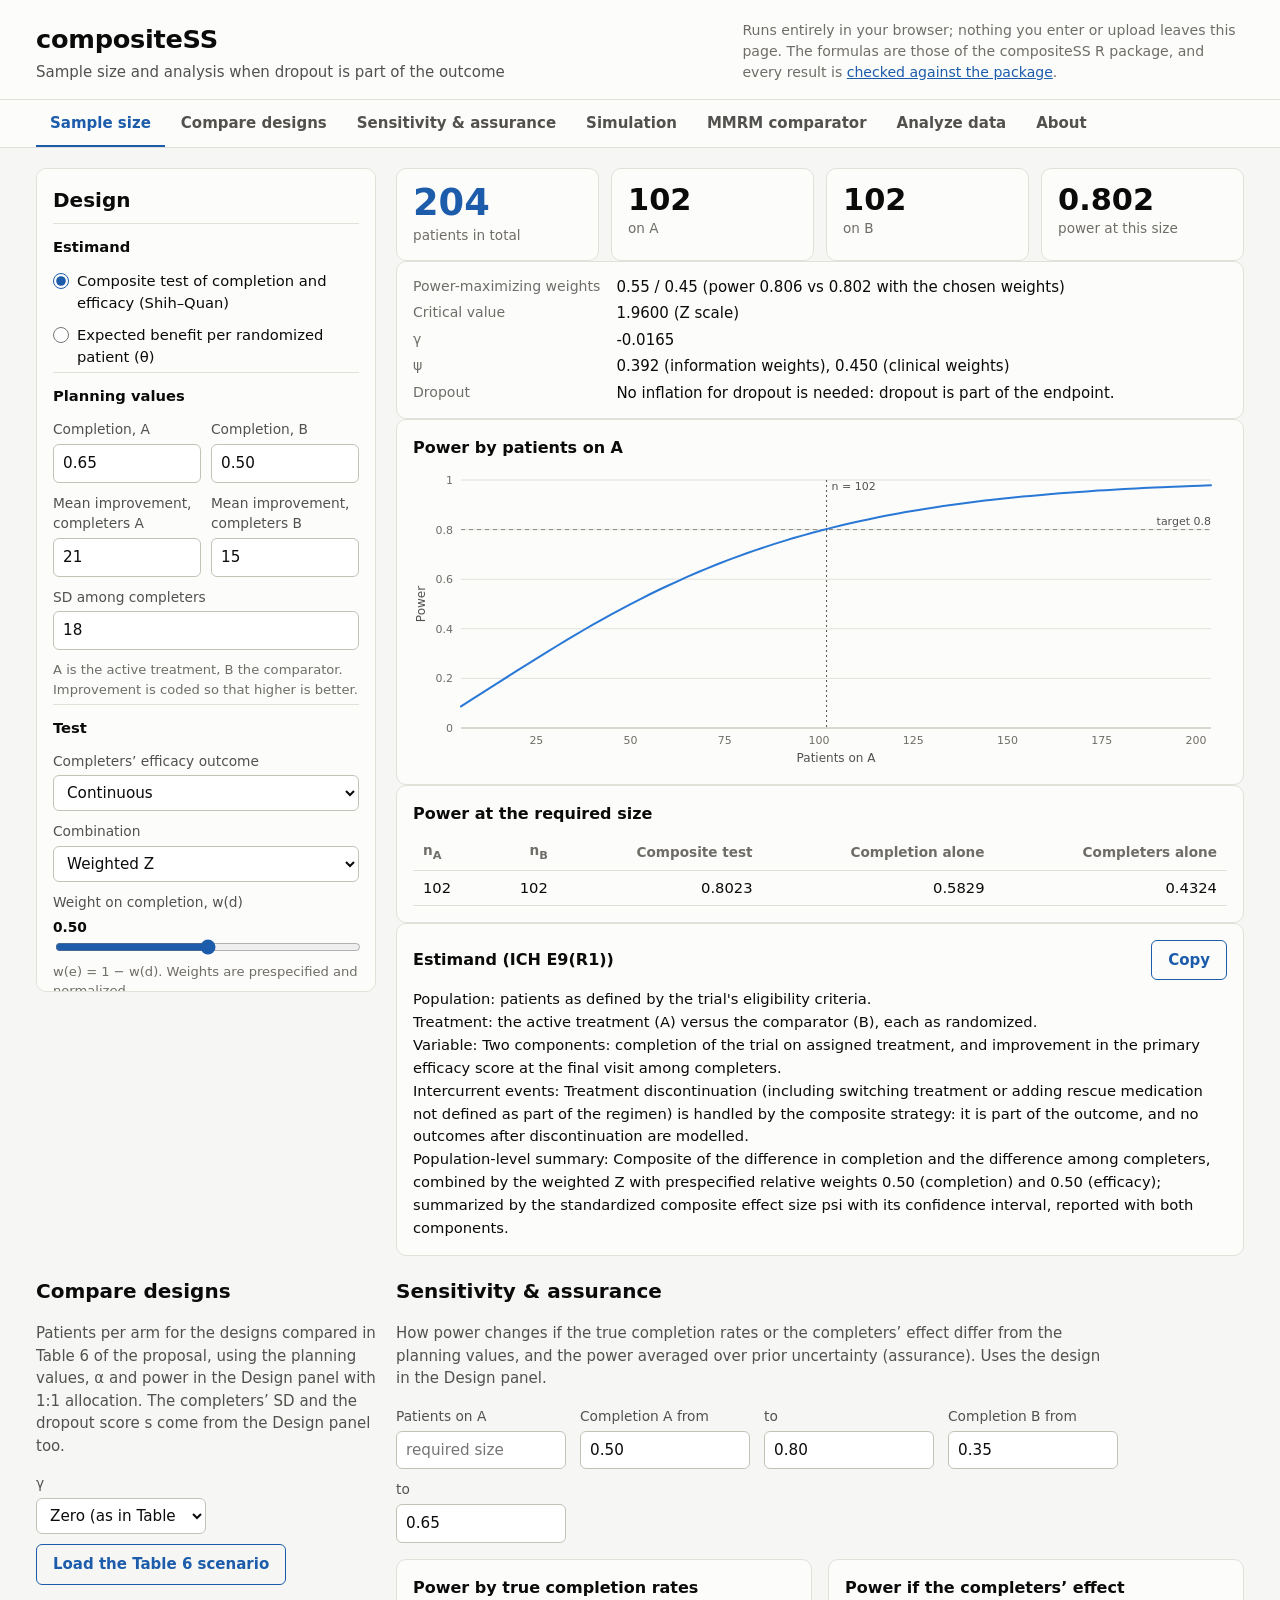
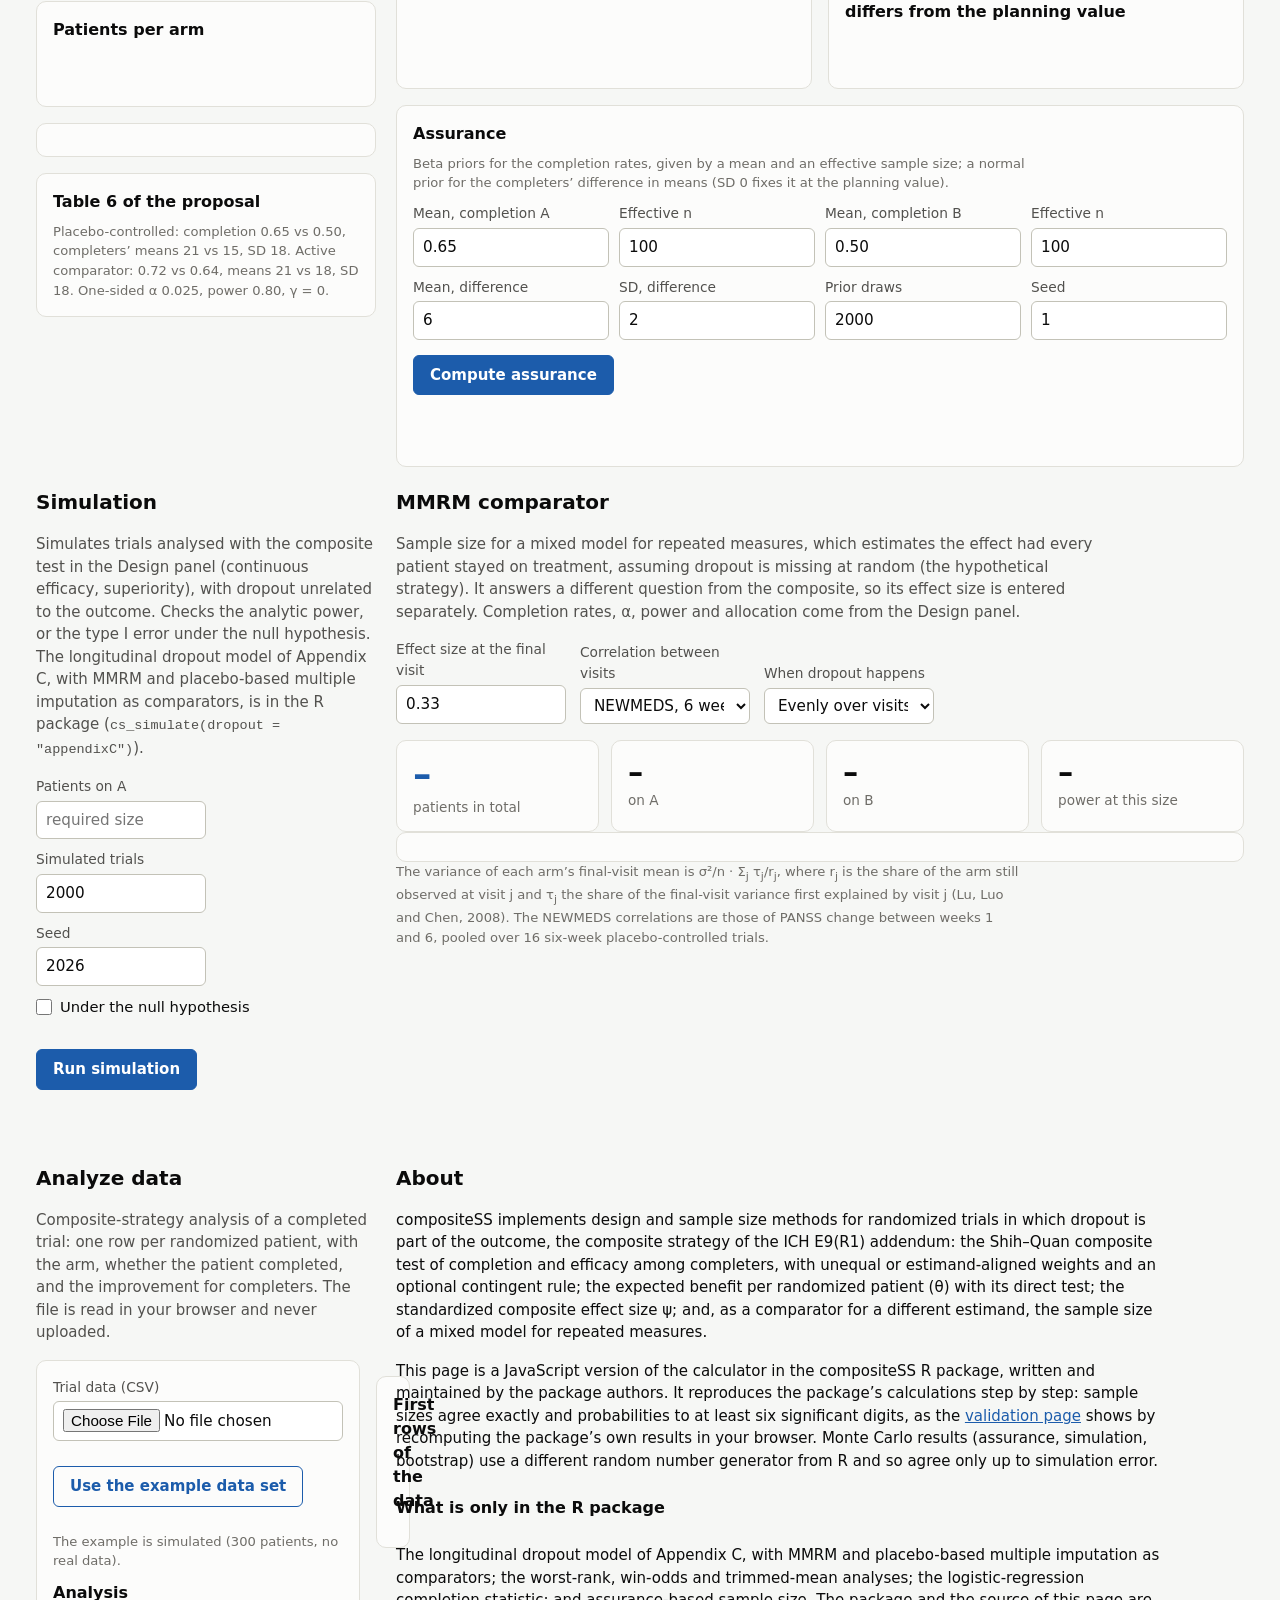
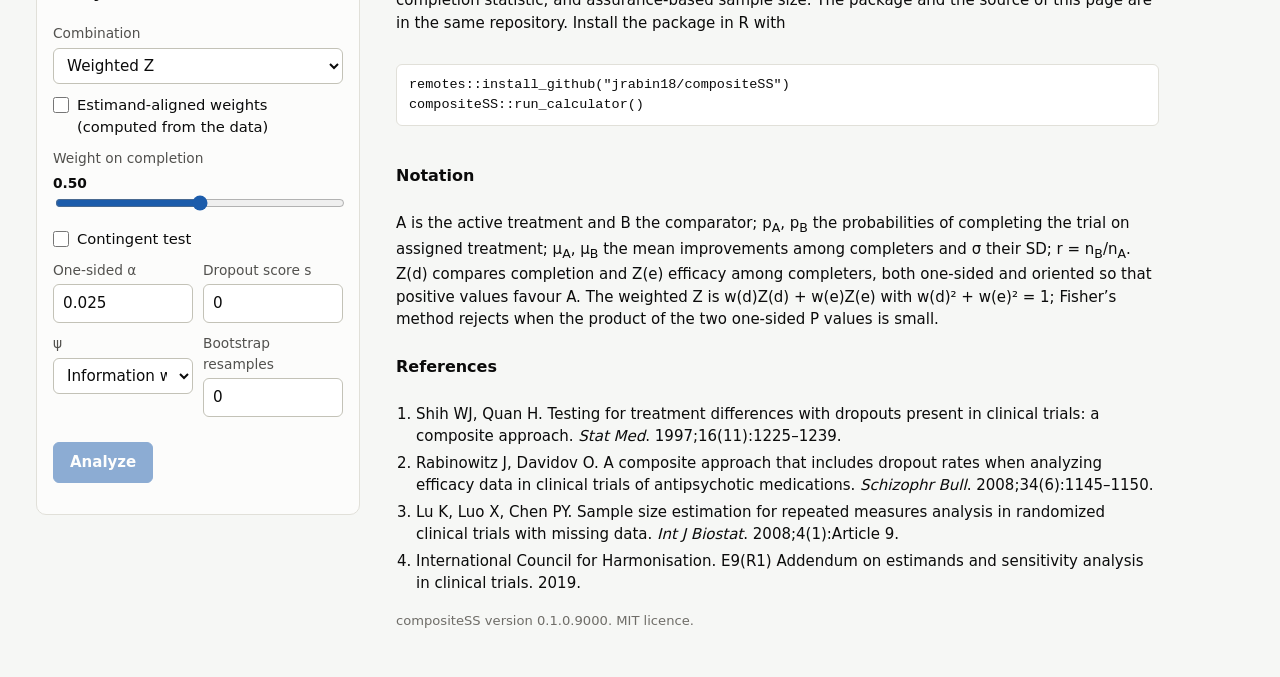
<file: docs/index.html>
<!doctype html>
<html lang="en">
<head>
<meta charset="utf-8">
<meta name="viewport" content="width=device-width, initial-scale=1, viewport-fit=cover">
<title>compositeSS calculator</title>
<meta name="description" content="Sample size, power and analysis for randomized trials in which dropout is part of the outcome (the composite strategy of ICH E9(R1)). Runs in the browser; same formulas as the compositeSS R package.">
<link rel="stylesheet" href="assets/style.css">
</head>
<body>
<header class="masthead">
  <div class="inner">
    <div class="brand">
      <h1>compositeSS</h1>
      <p class="tag">Sample size and analysis when dropout is part of the outcome</p>
    </div>
    <p class="note">Runs entirely in your browser; nothing you enter or upload leaves this page. The formulas are those of the compositeSS R package, and every result is <a href="tests/validate.html">checked against the package</a>.</p>
  </div>
</header>

<nav class="tabs" aria-label="Sections">
  <div class="inner" role="tablist">
    <a role="tab" href="#sample-size" data-tab="sample-size">Sample size</a>
    <a role="tab" href="#compare" data-tab="compare">Compare designs</a>
    <a role="tab" href="#sensitivity" data-tab="sensitivity">Sensitivity &amp; assurance</a>
    <a role="tab" href="#simulation" data-tab="simulation">Simulation</a>
    <a role="tab" href="#mmrm" data-tab="mmrm">MMRM comparator</a>
    <a role="tab" href="#analyze" data-tab="analyze">Analyze data</a>
    <a role="tab" href="#about" data-tab="about">About</a>
  </div>
</nav>

<main class="inner layout" id="layout">
  <!-- ============================== design inputs ============================== -->
  <aside class="panel design" id="designPanel" aria-labelledby="design-h">
    <h2 id="design-h">Design</h2>

    <fieldset>
      <legend>Estimand</legend>
      <label class="radio"><input type="radio" name="estimand" value="cs" checked> Composite test of completion and efficacy (Shih–Quan)</label>
      <label class="radio"><input type="radio" name="estimand" value="theta"> Expected benefit per randomized patient (θ)</label>
    </fieldset>

    <fieldset>
      <legend>Planning values</legend>
      <div class="pair">
        <label>Completion, A<input type="number" id="pA" value="0.65" min="0.01" max="0.99" step="0.01"></label>
        <label>Completion, B<input type="number" id="pB" value="0.50" min="0.01" max="0.99" step="0.01"></label>
      </div>
      <div class="pair when-means">
        <label>Mean improvement, completers A<input type="number" id="muA" value="21" step="0.5"></label>
        <label>Mean improvement, completers B<input type="number" id="muB" value="15" step="0.5"></label>
      </div>
      <label class="when-means">SD among completers<input type="number" id="sigma" value="18" min="0.1" step="0.5"></label>
      <p class="hint">A is the active treatment, B the comparator. Improvement is coded so that higher is better.</p>
    </fieldset>

    <fieldset class="when-cs">
      <legend>Test</legend>
      <label>Completers’ efficacy outcome
        <select id="efficacy"><option value="continuous">Continuous</option><option value="binary">Response (binary)</option></select></label>
      <div class="pair when-binary">
        <label>Response among completers, A<input type="number" id="respA" value="0.55" min="0.01" max="0.99" step="0.01"></label>
        <label>Response among completers, B<input type="number" id="respB" value="0.40" min="0.01" max="0.99" step="0.01"></label>
      </div>
      <label>Combination
        <select id="method"><option value="wz">Weighted Z</option><option value="fisher">Fisher (equal weights)</option></select></label>
      <label class="check when-aligned-ok"><input type="checkbox" id="aligned"> Estimand-aligned weights (test the probability of completing and responding)</label>
      <div class="when-fixedw">
        <label for="wd">Weight on completion, w(d) <output id="wdOut">0.50</output></label>
        <input type="range" id="wd" min="0" max="1" step="0.05" value="0.5" aria-describedby="wdHint">
        <p class="hint" id="wdHint">w(e) = 1 − w(d). Weights are prespecified and normalized.</p>
      </div>
      <label class="check when-cont-ok"><input type="checkbox" id="contingent"> Contingent test (stop if A is worse on completion)</label>
      <div class="pair when-contingent">
        <label>Gate c<input type="number" id="gate" value="0" step="0.1"></label>
        <label>Critical value<select id="cal"><option value="recalibrated">Recalibrated</option><option value="usual">Usual</option></select></label>
      </div>
      <label>Covariance γ under the alternative
        <select id="gamma"><option value="compute">Computed (delta method)</option><option value="zero">Zero</option></select></label>
      <div class="pair when-wz">
        <label>NI margin, completion<input type="number" id="margin_d" value="0" min="0" max="0.5" step="0.01"></label>
        <label>NI margin, efficacy<input type="number" id="margin_e" value="0" min="0" step="0.5"></label>
      </div>
    </fieldset>

    <fieldset class="when-theta">
      <legend>Benefit per randomized patient</legend>
      <div class="pair">
        <label>Dropout score s<input type="number" id="s" value="0" step="1"></label>
        <label>NI margin (clinical units)<input type="number" id="margin_t" value="0" min="0" step="0.5"></label>
      </div>
      <p class="hint">Patients who discontinue are scored s; completers contribute their improvement.</p>
    </fieldset>

    <fieldset>
      <legend>Error rates and allocation</legend>
      <div class="triple">
        <label>One-sided α<input type="number" id="alpha" value="0.025" min="0.001" max="0.25" step="0.005"></label>
        <label>Power<input type="number" id="power" value="0.80" min="0.5" max="0.99" step="0.01"></label>
        <label>n<sub>B</sub> / n<sub>A</sub><input type="number" id="r" value="1" min="0.1" max="10" step="0.1"></label>
      </div>
    </fieldset>
  </aside>

  <!-- ============================== sample size ============================== -->
  <section class="view" id="view-sample-size" data-view="sample-size" aria-labelledby="ss-h">
    <h2 id="ss-h" class="vh">Sample size</h2>
    <div class="error" id="ssErr" hidden></div>
    <div id="ssBody">
      <div class="stats">
        <div class="stat primary"><span class="v" id="ssTotal">–</span><span class="l">patients in total</span></div>
        <div class="stat"><span class="v" id="ssA">–</span><span class="l">on A</span></div>
        <div class="stat"><span class="v" id="ssB">–</span><span class="l">on B</span></div>
        <div class="stat"><span class="v" id="ssPow">–</span><span class="l">power at this size</span></div>
      </div>
      <dl class="facts" id="ssFacts"></dl>
      <div class="panel chartbox">
        <h3>Power by patients on A</h3>
        <div class="chart" id="curve"></div>
      </div>
      <div class="panel">
        <h3>Power at the required size</h3>
        <div class="tablewrap"><table id="pwTab"></table></div>
      </div>
      <div class="panel">
        <div class="row-head"><h3>Estimand (ICH E9(R1))</h3><button type="button" class="ghost" data-copy="estimandTxt">Copy</button></div>
        <pre class="statement" id="estimandTxt"></pre>
      </div>
    </div>
  </section>

  <!-- ============================== compare ============================== -->
  <section class="view" id="view-compare" data-view="compare" aria-labelledby="cmp-h" hidden>
    <h2 id="cmp-h">Compare designs</h2>
    <p class="lede">Patients per arm for the designs compared in Table 6 of the proposal, using the planning values, α and power in the Design panel with 1:1 allocation. The completers’ SD and the dropout score s come from the Design panel too.</p>
    <div class="toolbar">
      <label>γ<select id="cmpGamma"><option value="zero">Zero (as in Table 6)</option><option value="compute">Computed</option></select></label>
      <button type="button" class="ghost" id="loadT6">Load the Table 6 scenario</button>
    </div>
    <div class="error" id="cmpErr" hidden></div>
    <div class="panel chartbox"><h3>Patients per arm</h3><div class="chart" id="cmpChart"></div></div>
    <div class="panel"><div class="tablewrap"><table id="cmpTab"></table></div></div>
    <div class="panel">
      <h3>Table 6 of the proposal</h3>
      <p class="hint">Placebo-controlled: completion 0.65 vs 0.50, completers’ means 21 vs 15, SD 18. Active comparator: 0.72 vs 0.64, means 21 vs 18, SD 18. One-sided α 0.025, power 0.80, γ = 0.</p>
      <div class="tablewrap"><table id="t6Tab"></table></div>
    </div>
  </section>

  <!-- ============================== sensitivity ============================== -->
  <section class="view" id="view-sensitivity" data-view="sensitivity" aria-labelledby="sen-h" hidden>
    <h2 id="sen-h">Sensitivity &amp; assurance</h2>
    <p class="lede">How power changes if the true completion rates or the completers’ effect differ from the planning values, and the power averaged over prior uncertainty (assurance). Uses the design in the Design panel.</p>
    <div class="error" id="senErr" hidden></div>
    <div class="toolbar">
      <label>Patients on A<input type="number" id="senN" placeholder="required size" min="2" step="1"></label>
      <label>Completion A from<input type="number" id="senA1" value="0.50" min="0.05" max="0.95" step="0.01"></label>
      <label>to<input type="number" id="senA2" value="0.80" min="0.05" max="0.95" step="0.01"></label>
      <label>Completion B from<input type="number" id="senB1" value="0.35" min="0.05" max="0.95" step="0.01"></label>
      <label>to<input type="number" id="senB2" value="0.65" min="0.05" max="0.95" step="0.01"></label>
    </div>
    <div class="grid2">
      <div class="panel chartbox"><h3 id="heatTitle">Power by true completion rates</h3><div class="chart" id="heat"></div><div class="legend" id="heatLegend"></div></div>
      <div class="panel chartbox"><h3>Power if the completers’ effect differs from the planning value</h3><div class="chart" id="deltaCurve"></div></div>
    </div>
    <div class="panel">
      <h3>Assurance</h3>
      <p class="hint">Beta priors for the completion rates, given by a mean and an effective sample size; a normal prior for the completers’ difference in means (SD 0 fixes it at the planning value).</p>
      <div class="assur-grid">
        <label>Mean, completion A<input type="number" id="prAm" value="0.65" min="0.01" max="0.99" step="0.01"></label>
        <label>Effective n<input type="number" id="prAn" value="100" min="1" step="10"></label>
        <label>Mean, completion B<input type="number" id="prBm" value="0.50" min="0.01" max="0.99" step="0.01"></label>
        <label>Effective n<input type="number" id="prBn" value="100" min="1" step="10"></label>
        <label>Mean, difference<input type="number" id="prDm" value="6" step="0.5"></label>
        <label>SD, difference<input type="number" id="prDsd" value="2" min="0" step="0.5"></label>
        <label>Prior draws<input type="number" id="prN" value="2000" min="100" max="20000" step="100"></label>
        <label>Seed<input type="number" id="prSeed" value="1" step="1"></label>
      </div>
      <p><button type="button" id="goAssur">Compute assurance</button></p>
      <div id="assurOut" aria-live="polite"></div>
      <div class="chart" id="assurHist"></div>
    </div>
  </section>

  <!-- ============================== simulation ============================== -->
  <section class="view" id="view-simulation" data-view="simulation" aria-labelledby="sim-h" hidden>
    <h2 id="sim-h">Simulation</h2>
    <p class="lede">Simulates trials analysed with the composite test in the Design panel (continuous efficacy, superiority), with dropout unrelated to the outcome. Checks the analytic power, or the type I error under the null hypothesis. The longitudinal dropout model of Appendix C, with MMRM and placebo-based multiple imputation as comparators, is in the R package (<code>cs_simulate(dropout = "appendixC")</code>).</p>
    <div class="toolbar">
      <label>Patients on A<input type="number" id="simN" placeholder="required size" min="4" step="1"></label>
      <label>Simulated trials<input type="number" id="simNsim" value="2000" min="100" max="100000" step="100"></label>
      <label>Seed<input type="number" id="simSeed" value="2026" step="1"></label>
      <label class="check"><input type="checkbox" id="simNull"> Under the null hypothesis</label>
    </div>
    <p><button type="button" id="goSim">Run simulation</button> <button type="button" class="ghost" id="stopSim" hidden>Stop</button></p>
    <div class="progress" id="simProg" hidden><div class="bar" id="simBar"></div><span id="simPct"></span></div>
    <div class="error" id="simErr" hidden></div>
    <div id="simOut" aria-live="polite"></div>
  </section>

  <!-- ============================== MMRM ============================== -->
  <section class="view" id="view-mmrm" data-view="mmrm" aria-labelledby="mm-h" hidden>
    <h2 id="mm-h">MMRM comparator</h2>
    <p class="lede">Sample size for a mixed model for repeated measures, which estimates the effect had every patient stayed on treatment, assuming dropout is missing at random (the hypothetical strategy). It answers a different question from the composite, so its effect size is entered separately. Completion rates, α, power and allocation come from the Design panel.</p>
    <div class="toolbar">
      <label>Effect size at the final visit<input type="number" id="mmD" value="0.33" step="0.01"></label>
      <label>Correlation between visits<select id="mmStruct"><option value="newmeds">NEWMEDS, 6 weekly visits</option><option value="ar1">Decays with distance (AR1)</option><option value="cs">Equal for all pairs</option></select></label>
      <label class="when-mmparam">ρ<input type="number" id="mmRho" value="0.8" min="0" max="0.99" step="0.05"></label>
      <label class="when-mmparam">Post-baseline visits<input type="number" id="mmK" value="6" min="2" max="20" step="1"></label>
      <label>When dropout happens<select id="mmPat"><option value="even">Evenly over visits</option><option value="early">Mostly early</option><option value="late">Mostly late</option></select></label>
    </div>
    <div class="error" id="mmErr" hidden></div>
    <div id="mmBody">
      <div class="stats">
        <div class="stat primary"><span class="v" id="mmTotal">–</span><span class="l">patients in total</span></div>
        <div class="stat"><span class="v" id="mmA">–</span><span class="l">on A</span></div>
        <div class="stat"><span class="v" id="mmB">–</span><span class="l">on B</span></div>
        <div class="stat"><span class="v" id="mmPow">–</span><span class="l">power at this size</span></div>
      </div>
      <dl class="facts" id="mmFacts"></dl>
      <p class="hint">The variance of each arm’s final-visit mean is σ²/n · Σ<sub>j</sub> τ<sub>j</sub>/r<sub>j</sub>, where r<sub>j</sub> is the share of the arm still observed at visit j and τ<sub>j</sub> the share of the final-visit variance first explained by visit j (Lu, Luo and Chen, 2008). The NEWMEDS correlations are those of PANSS change between weeks 1 and 6, pooled over 16 six-week placebo-controlled trials.</p>
    </div>
  </section>

  <!-- ============================== analyze ============================== -->
  <section class="view wide" id="view-analyze" data-view="analyze" aria-labelledby="an-h" hidden>
    <h2 id="an-h">Analyze data</h2>
    <p class="lede">Composite-strategy analysis of a completed trial: one row per randomized patient, with the arm, whether the patient completed, and the improvement for completers. The file is read in your browser and never uploaded.</p>
    <div class="grid-an">
      <div class="panel">
        <label class="file">Trial data (CSV)<input type="file" id="file" accept=".csv,text/csv"></label>
        <p><button type="button" class="ghost" id="loadEx">Use the example data set</button></p>
        <p class="hint" id="fileInfo">The example is simulated (300 patients, no real data).</p>
        <div id="colUi" hidden>
          <label>Arm column<select id="cArm"></select></label>
          <label>Active arm<select id="cActive"></select></label>
          <label>Completed (TRUE/FALSE or 1/0)<select id="cComp"></select></label>
          <label>Improvement (completers)<select id="cY"></select></label>
          <fieldset><legend>Baseline covariates</legend><div id="cCov" class="checks"></div></fieldset>
          <label>Stratum<select id="cStrata"></select></label>
        </div>
        <h3>Analysis</h3>
        <label>Combination<select id="anMethod"><option value="wz">Weighted Z</option><option value="fisher">Fisher</option></select></label>
        <label class="check when-an-wz"><input type="checkbox" id="anAligned"> Estimand-aligned weights (computed from the data)</label>
        <div class="when-an-fixed">
          <label for="anWd">Weight on completion <output id="anWdOut">0.50</output></label>
          <input type="range" id="anWd" min="0" max="1" step="0.05" value="0.5">
        </div>
        <label class="check when-an-cont"><input type="checkbox" id="anCont"> Contingent test</label>
        <label class="when-an-gate">Gate c<input type="number" id="anC" value="0" step="0.1"></label>
        <div class="pair">
          <label>One-sided α<input type="number" id="anAlpha" value="0.025" min="0.001" max="0.25" step="0.005"></label>
          <label>Dropout score s<input type="number" id="anS" value="0" step="1"></label>
        </div>
        <div class="pair">
          <label>ψ<select id="anPsi"><option value="information">Information weights</option><option value="clinical">Clinical weights</option></select></label>
          <label>Bootstrap resamples<input type="number" id="anBoot" value="0" min="0" max="5000" step="100"></label>
        </div>
        <p><button type="button" id="goAn" disabled>Analyze</button></p>
      </div>
      <div>
        <div class="error" id="anErr" hidden></div>
        <div id="anOut" aria-live="polite"></div>
        <div class="panel" id="anHeadBox" hidden><h3>First rows of the data</h3><div class="tablewrap"><table id="anHead"></table></div></div>
      </div>
    </div>
  </section>

  <!-- ============================== about ============================== -->
  <section class="view wide prose" id="view-about" data-view="about" aria-labelledby="ab-h" hidden>
    <h2 id="ab-h">About</h2>
    <p>compositeSS implements design and sample size methods for randomized trials in which dropout is part of the outcome, the composite strategy of the ICH E9(R1) addendum: the Shih–Quan composite test of completion and efficacy among completers, with unequal or estimand-aligned weights and an optional contingent rule; the expected benefit per randomized patient (θ) with its direct test; the standardized composite effect size ψ; and, as a comparator for a different estimand, the sample size of a mixed model for repeated measures.</p>
    <p>This page is a JavaScript version of the calculator in the compositeSS R package, written and maintained by the package authors. It reproduces the package’s calculations step by step: sample sizes agree exactly and probabilities to at least six significant digits, as the <a href="tests/validate.html">validation page</a> shows by recomputing the package’s own results in your browser. Monte Carlo results (assurance, simulation, bootstrap) use a different random number generator from R and so agree only up to simulation error.</p>
    <h3>What is only in the R package</h3>
    <p>The longitudinal dropout model of Appendix C, with MMRM and placebo-based multiple imputation as comparators; the worst-rank, win-odds and trimmed-mean analyses; the logistic-regression completion statistic; and assurance-based sample size. The package and the source of this page are in the same repository<span id="repoLink"></span>. Install the package in R with</p>
    <pre class="code" id="installCode">remotes::install_github("jrabin18/compositeSS")
compositeSS::run_calculator()</pre>
    <h3>Notation</h3>
    <p>A is the active treatment and B the comparator; p<sub>A</sub>, p<sub>B</sub> the probabilities of completing the trial on assigned treatment; μ<sub>A</sub>, μ<sub>B</sub> the mean improvements among completers and σ their SD; r = n<sub>B</sub>/n<sub>A</sub>. Z(d) compares completion and Z(e) efficacy among completers, both one-sided and oriented so that positive values favour A. The weighted Z is w(d)Z(d) + w(e)Z(e) with w(d)² + w(e)² = 1; Fisher’s method rejects when the product of the two one-sided P values is small.</p>
    <h3>References</h3>
    <ol class="refs">
      <li>Shih WJ, Quan H. Testing for treatment differences with dropouts present in clinical trials: a composite approach. <i>Stat Med</i>. 1997;16(11):1225–1239.</li>
      <li>Rabinowitz J, Davidov O. A composite approach that includes dropout rates when analyzing efficacy data in clinical trials of antipsychotic medications. <i>Schizophr Bull</i>. 2008;34(6):1145–1150.</li>
      <li>Lu K, Luo X, Chen PY. Sample size estimation for repeated measures analysis in randomized clinical trials with missing data. <i>Int J Biostat</i>. 2008;4(1):Article 9.</li>
      <li>International Council for Harmonisation. E9(R1) Addendum on estimands and sensitivity analysis in clinical trials. 2019.</li>
    </ol>
    <p class="hint">compositeSS version 0.1.0.9000. MIT licence.</p>
  </section>
</main>

<div class="tooltip" id="tip" role="status" hidden></div>
<script src="assets/compositess.js"></script>
<script src="assets/app.js"></script>
</body>
</html>
</file>
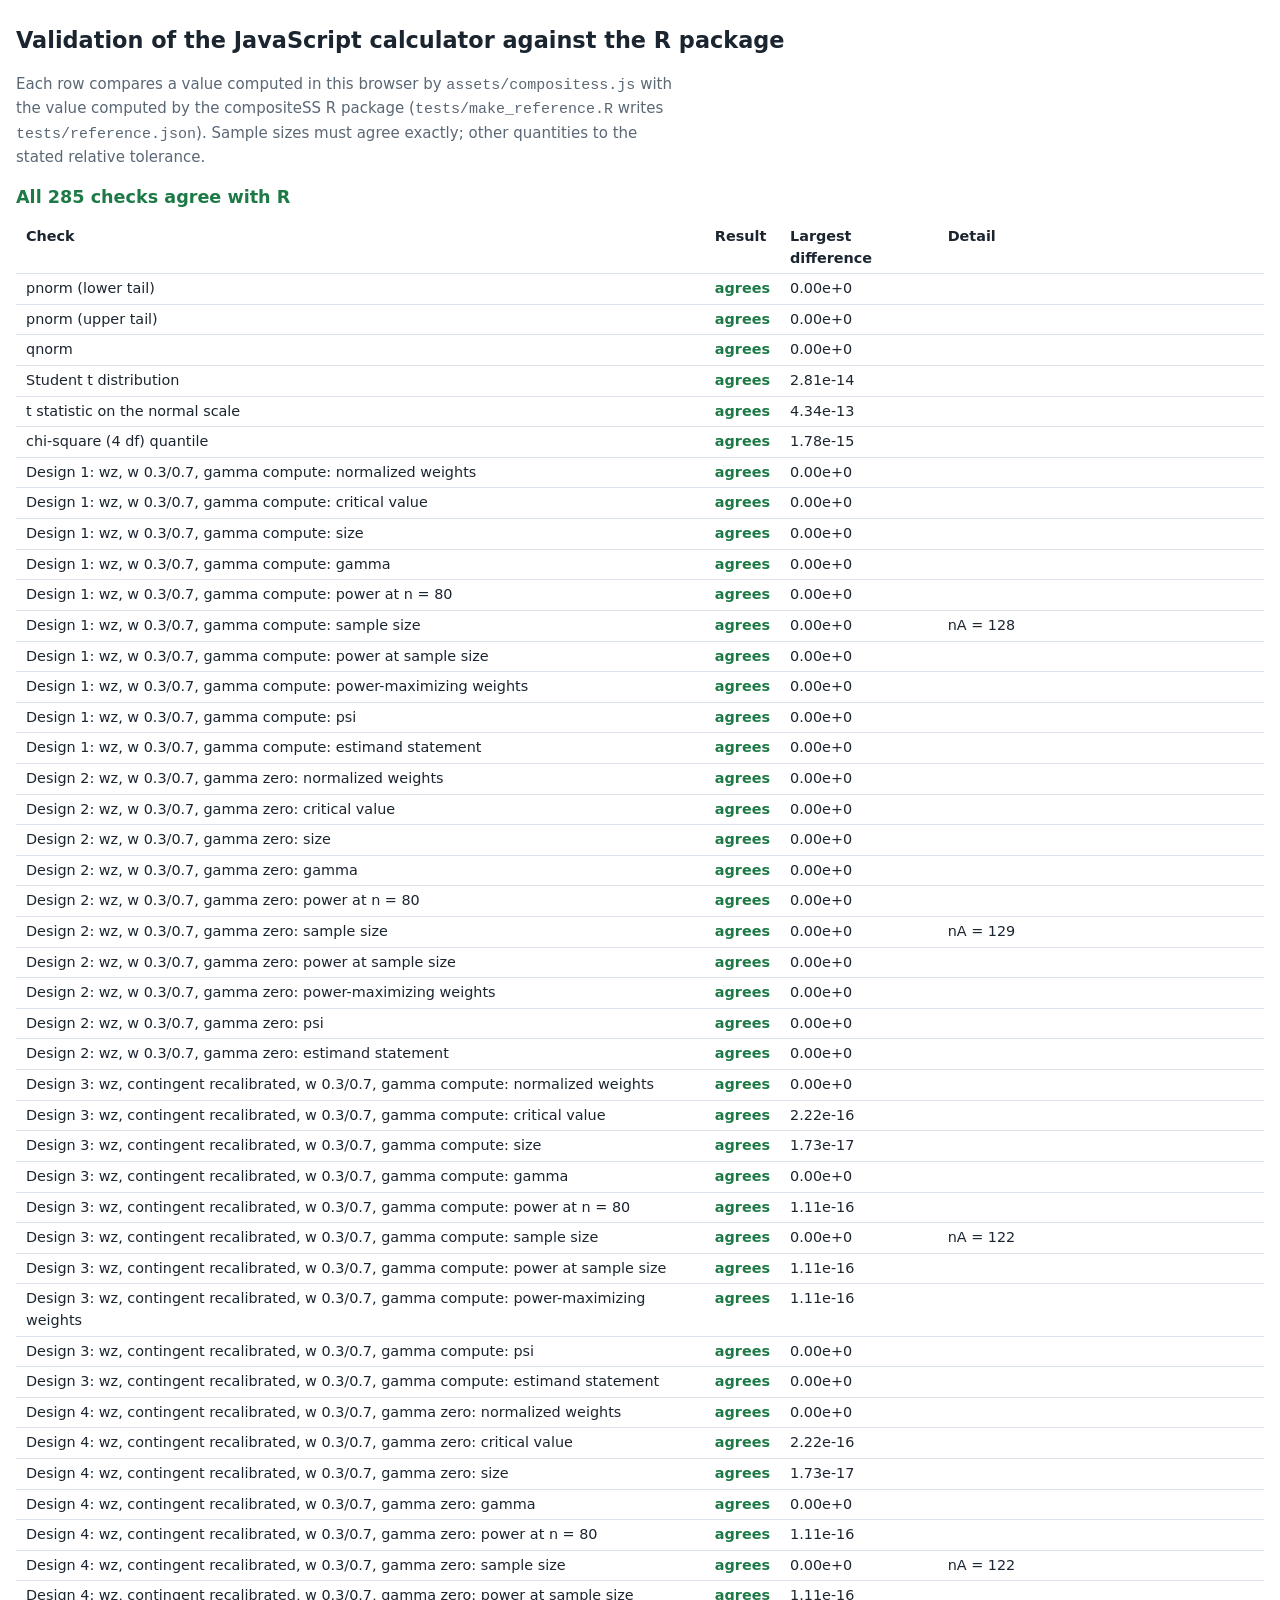
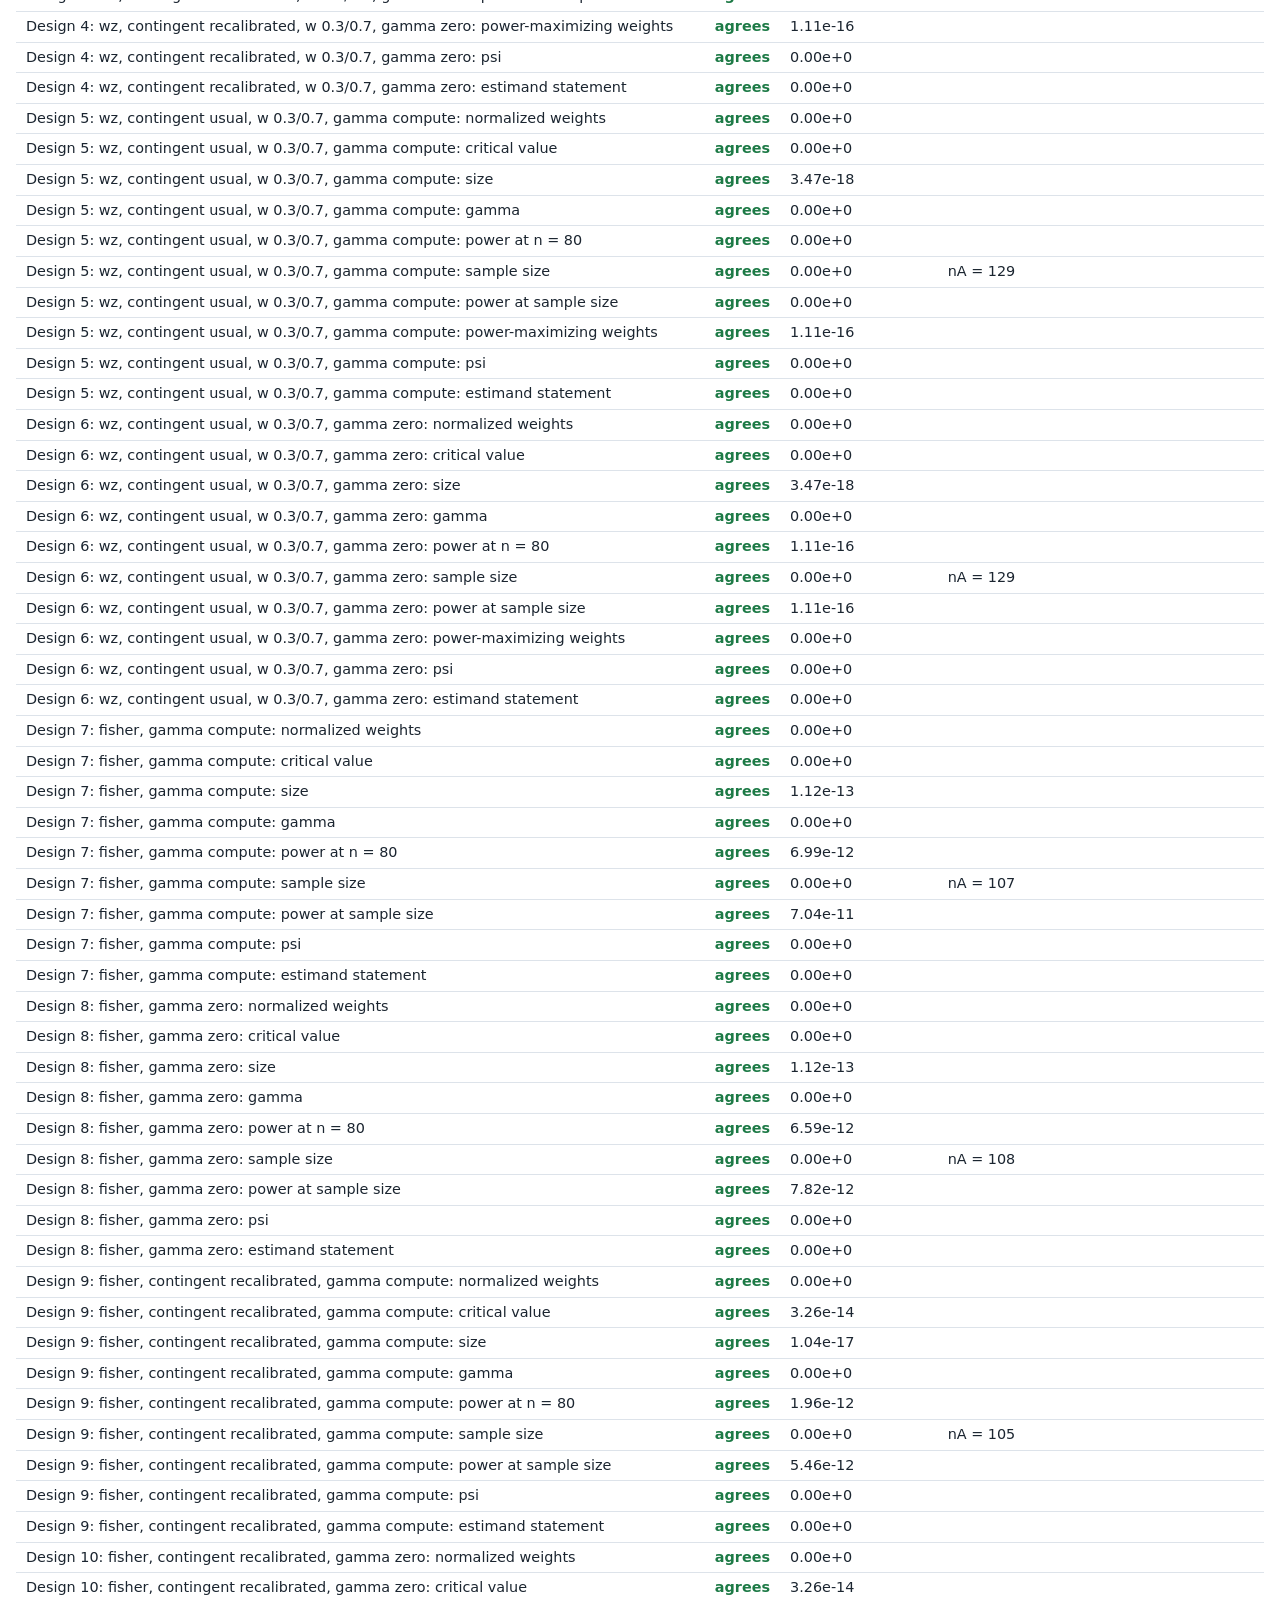
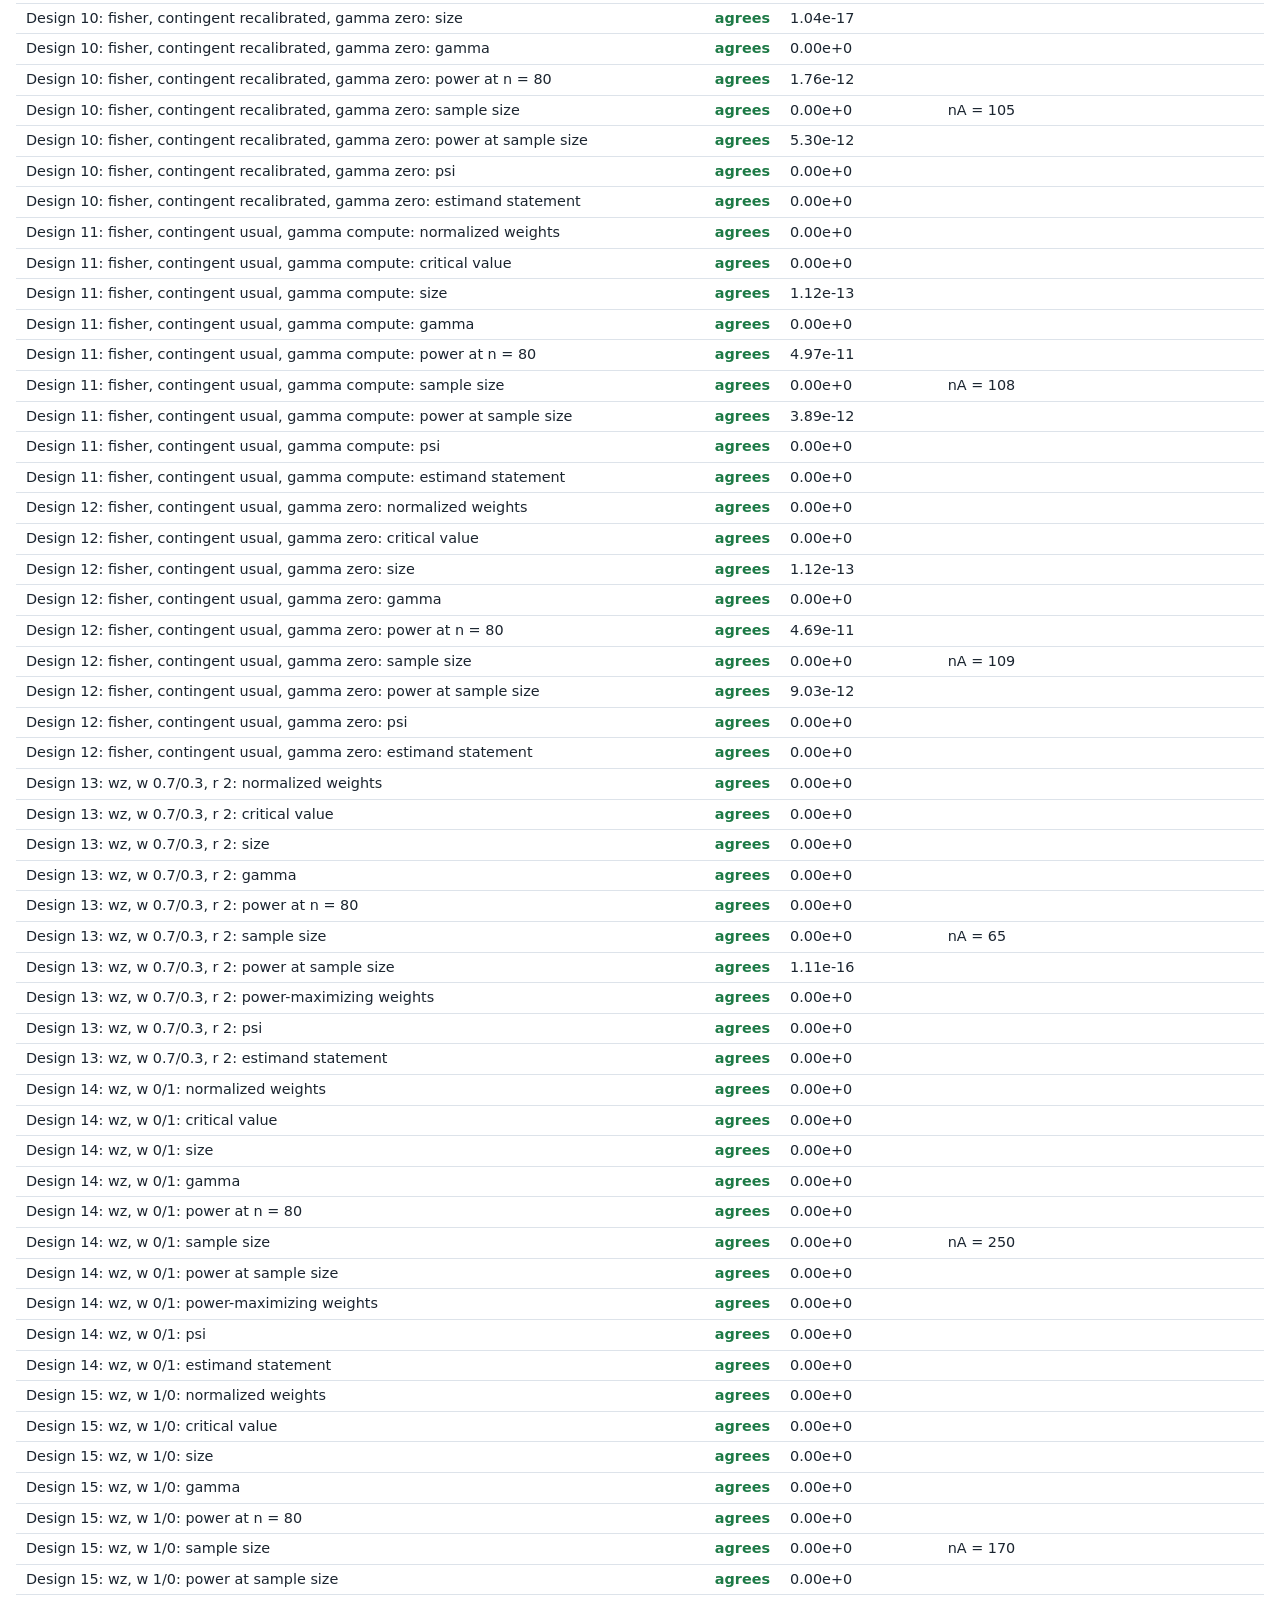
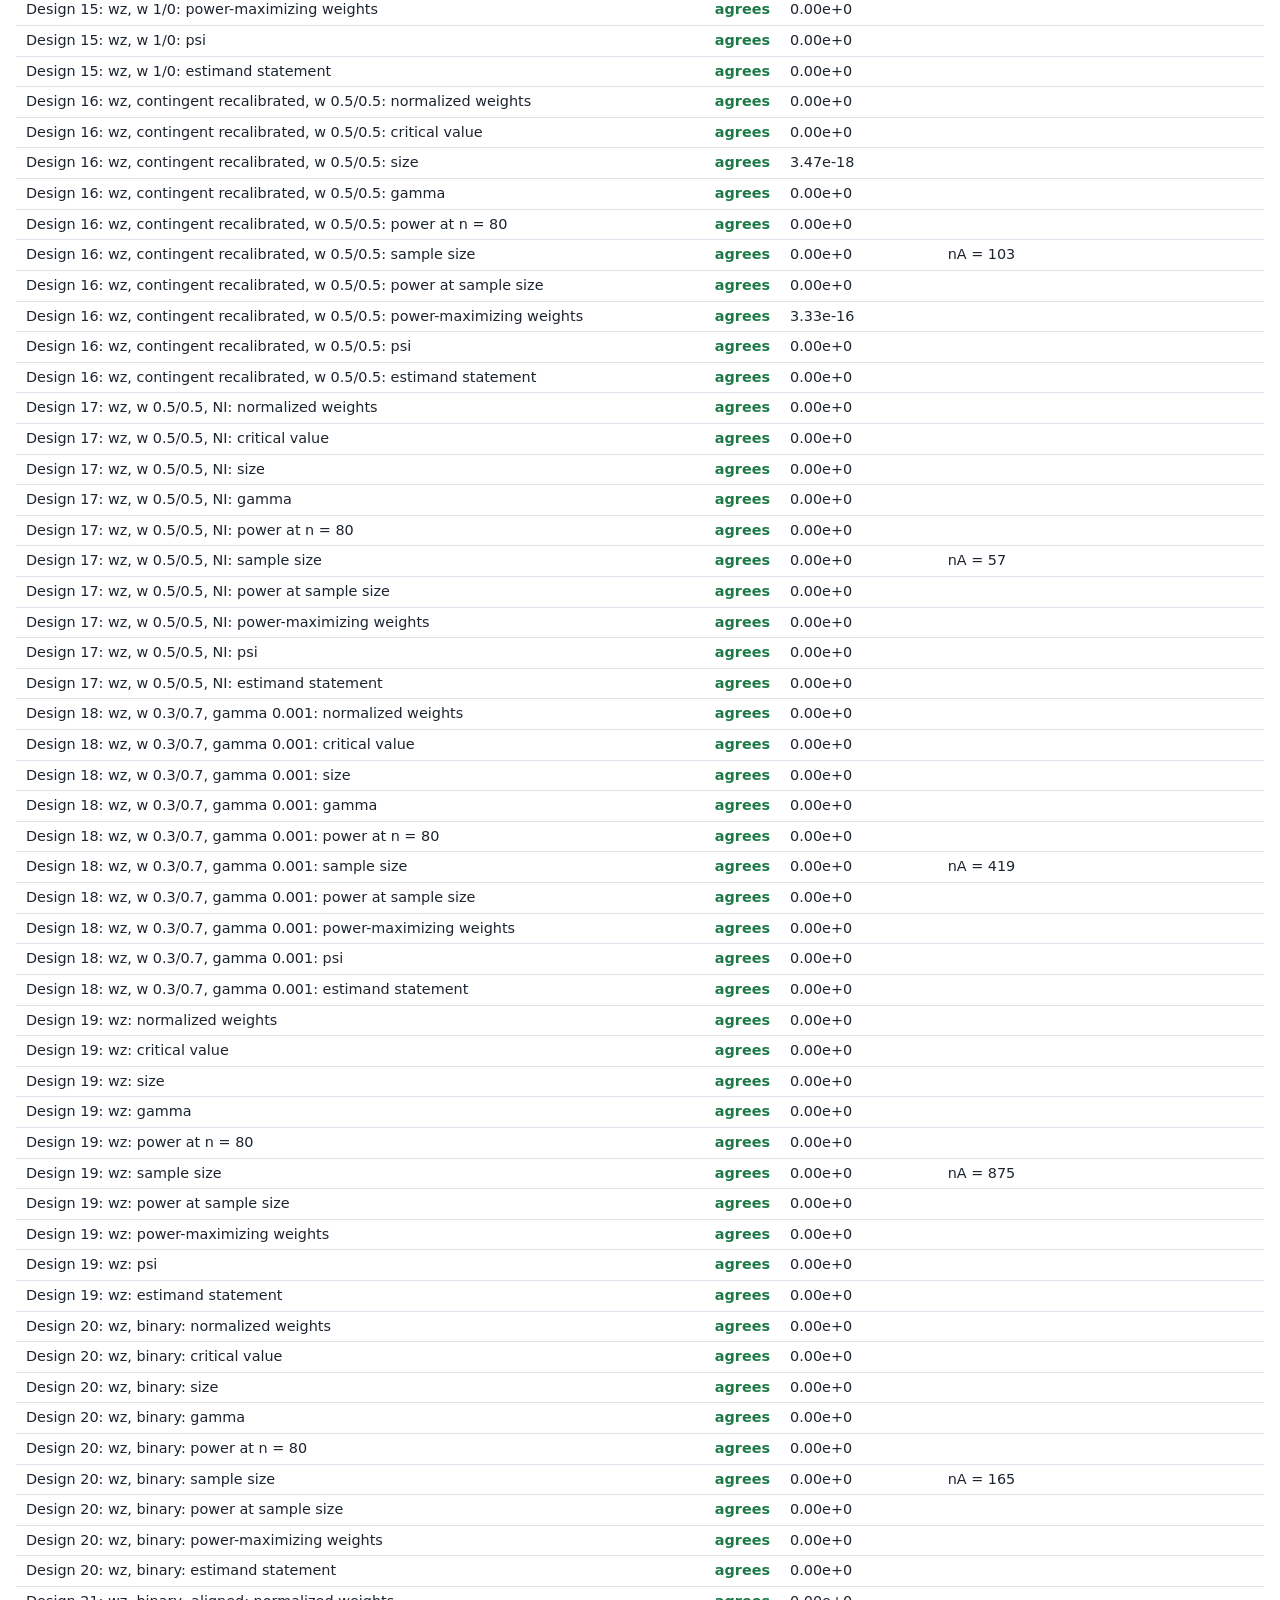
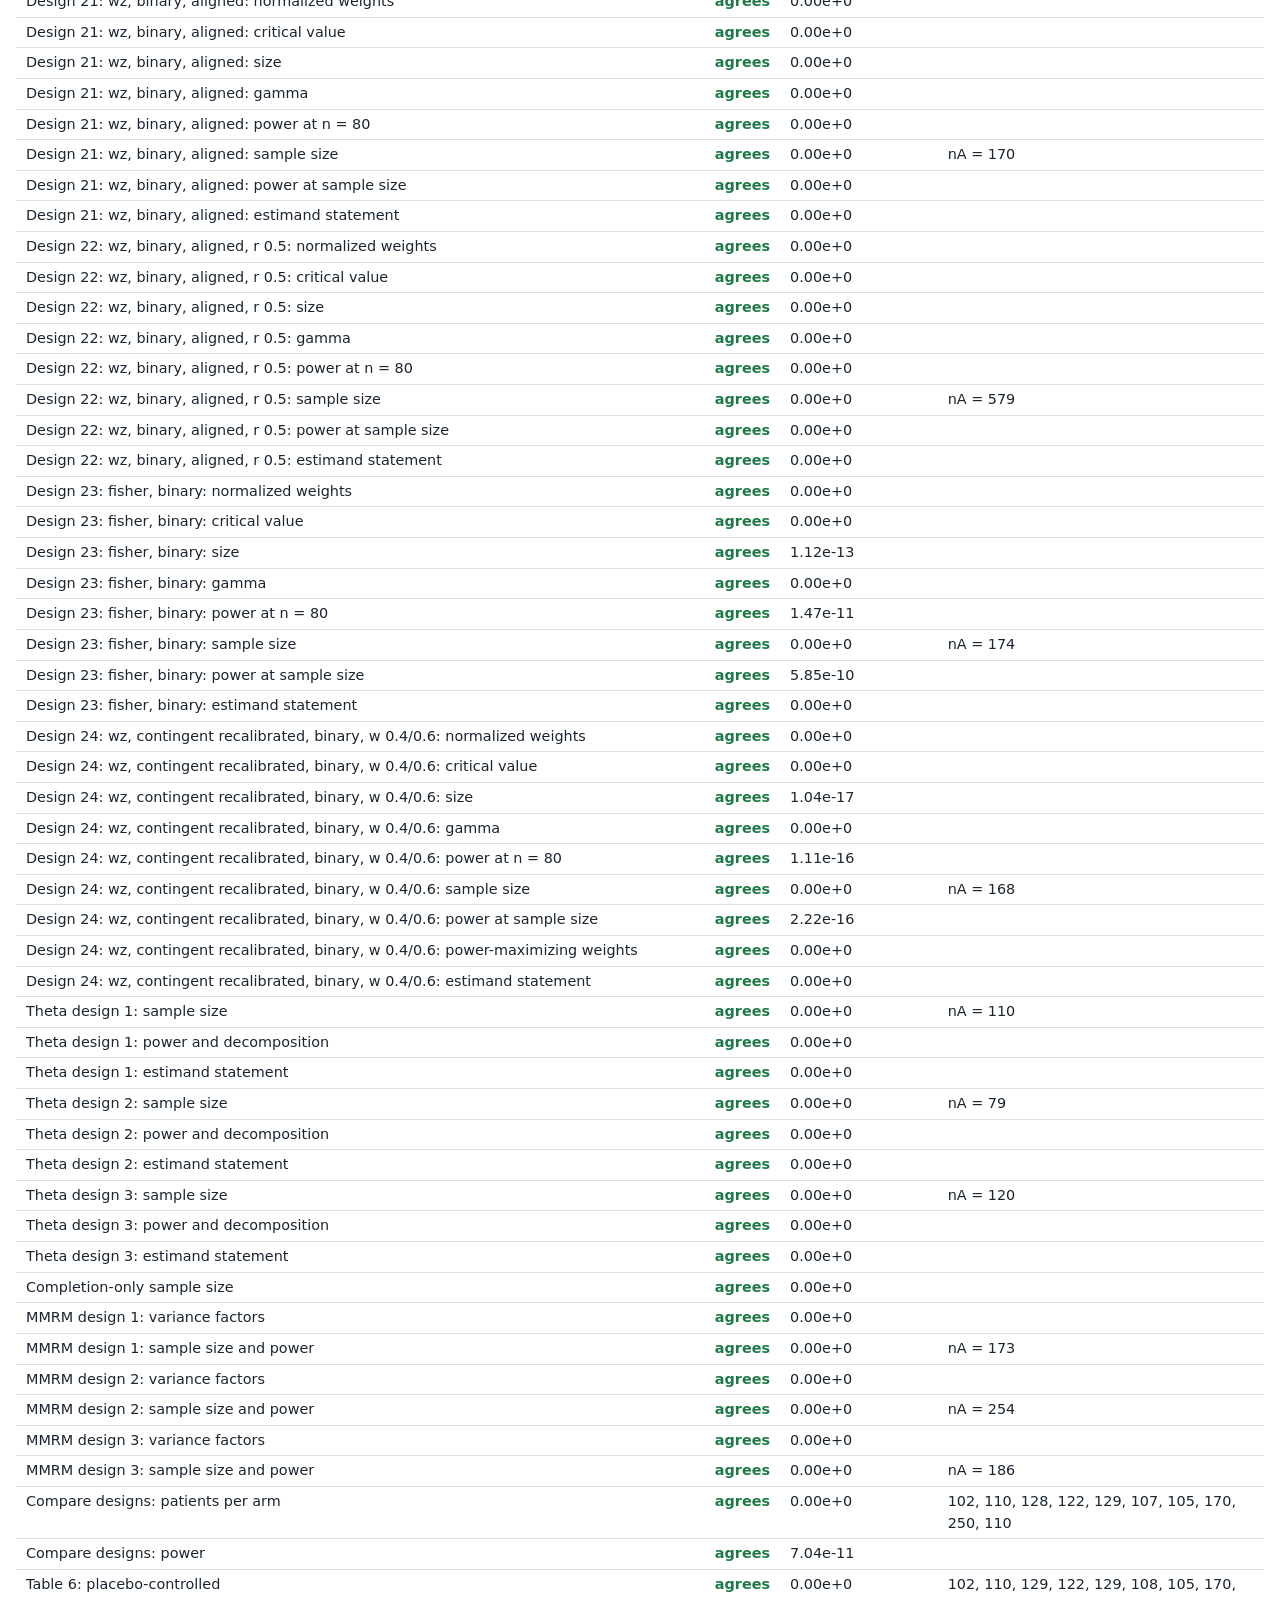
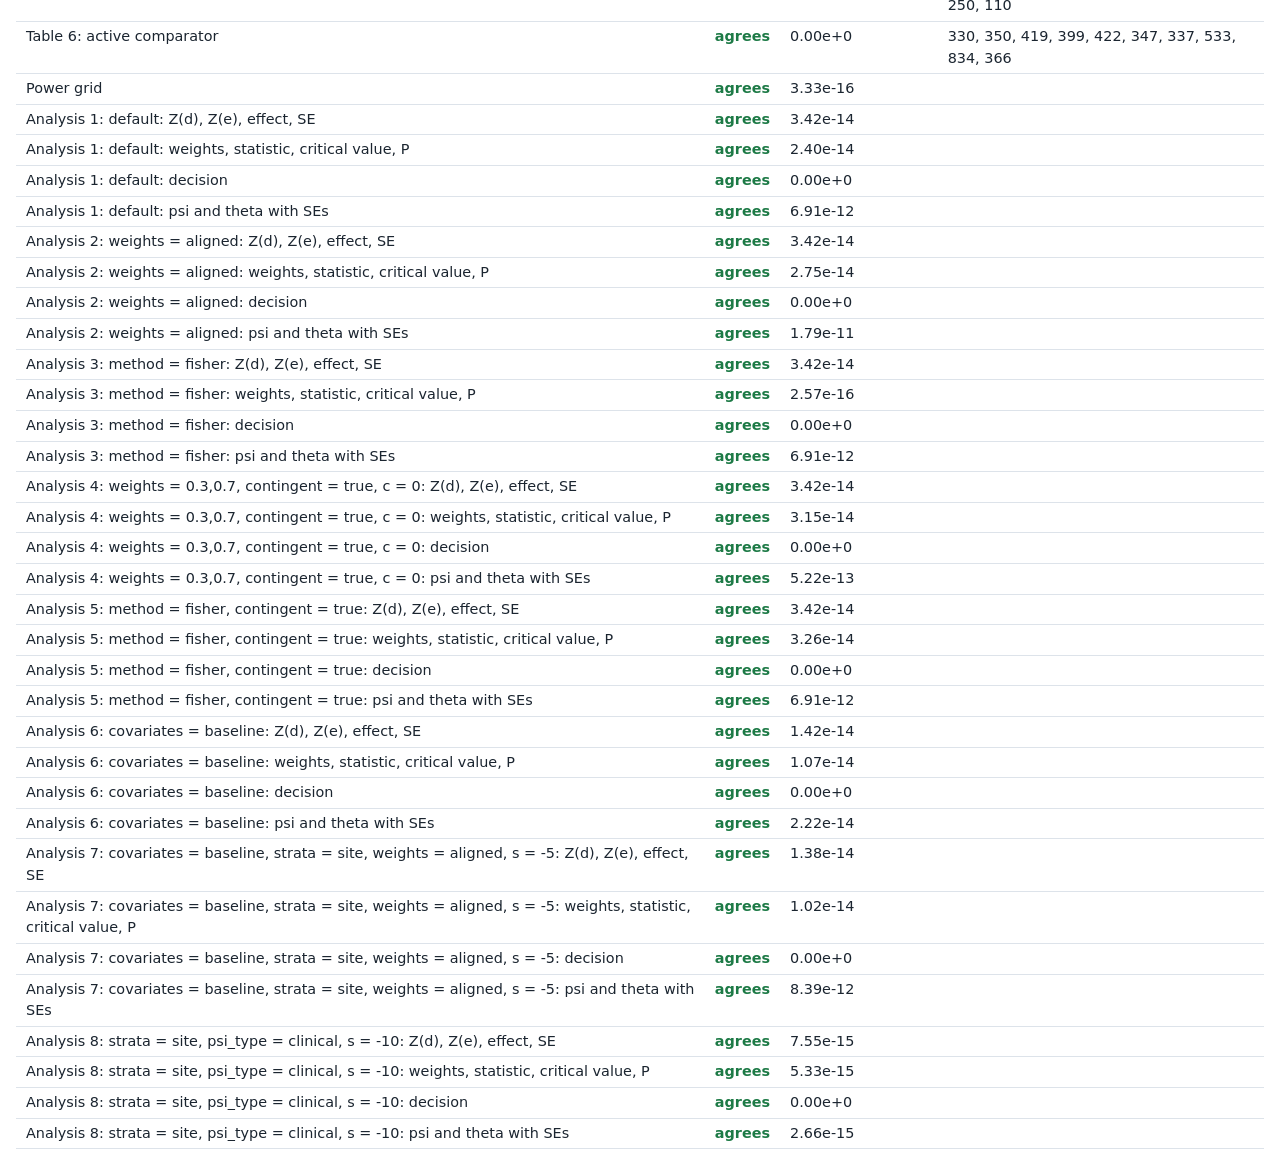
<file: docs/tests/validate.html>
<!doctype html>
<html lang="en">
<head>
<meta charset="utf-8">
<meta name="viewport" content="width=device-width, initial-scale=1">
<title>compositeSS web: validation against R</title>
<style>
  :root { --bg:#fff; --fg:#1b2530; --muted:#5a6775; --ok:#1d7a46; --bad:#b3261e; --rule:#dde3ea; }
  @media (prefers-color-scheme: dark) { :root { --bg:#11181f; --fg:#e4eaf0; --muted:#9aa8b6; --ok:#5fcf8f; --bad:#ff8a80; --rule:#2c3845; color-scheme: dark; } }
  body { background:var(--bg); color:var(--fg); font:15px/1.5 system-ui, sans-serif; margin:0; padding:24px max(16px, env(safe-area-inset-left, 0px)); }
  h1 { font-size:1.4rem; margin:0 0 4px; }
  p { color:var(--muted); max-width:70ch; }
  table { border-collapse:collapse; font-variant-numeric:tabular-nums; font-size:.9rem; }
  td, th { border-bottom:1px solid var(--rule); padding:4px 10px; text-align:left; vertical-align:top; }
  .ok { color:var(--ok); font-weight:600; } .bad { color:var(--bad); font-weight:600; }
  #sum { font-size:1.1rem; font-weight:600; margin:12px 0; }
  .wrap { overflow-x:auto; }
</style>
</head>
<body>
<h1>Validation of the JavaScript calculator against the R package</h1>
<p>Each row compares a value computed in this browser by <code>assets/compositess.js</code> with the value computed by the compositeSS R package (<code>tests/make_reference.R</code> writes <code>tests/reference.json</code>). Sample sizes must agree exactly; other quantities to the stated relative tolerance.</p>
<div id="sum">Running…</div>
<div class="wrap"><table><thead><tr><th>Check</th><th>Result</th><th>Largest difference</th><th>Detail</th></tr></thead><tbody id="out"></tbody></table></div>
<script src="../assets/compositess.js"></script>
<script>
(async function () {
  const ref = await (await fetch('reference.json', { cache: 'no-store' })).json();
  const csv = await (await fetch('../example_trial.csv', { cache: 'no-store' })).text();
  const rows = []; let nOk = 0, nBad = 0;
  const num = v => v === 'Inf' ? Infinity : v === '-Inf' ? -Infinity : v;
  const arr = v => Array.isArray(v) ? v.map(num) : [num(v)];
  function cmp(name, js, r, tol, detail = '') {
    js = arr(js); r = arr(r);
    let worst = 0, ok = js.length === r.length;
    for (let i = 0; i < Math.min(js.length, r.length); i++) {
      const a = js[i], b = r[i];
      if (b === null || b === undefined) { if (Number.isFinite(a)) ok = false; continue; }
      if (typeof b === 'boolean') { if (a !== b) ok = false; continue; }
      if (!Number.isFinite(b)) { if (a !== b) ok = false; continue; }
      const d = Math.abs(a - b) / Math.max(1e-300, tol.abs ? 1 : Math.max(Math.abs(b), 1e-12));
      if (tol.exact ? a !== b : d > tol.v) ok = false;
      worst = Math.max(worst, Math.abs(a - b));
    }
    ok ? nOk++ : nBad++;
    rows.push(`<tr><td>${name}</td><td class="${ok ? 'ok' : 'bad'}">${ok ? 'agrees' : 'DIFFERS'}</td><td>${worst.toExponential(2)}</td><td>${ok ? detail : 'JS ' + js.map(x => +(+x).toPrecision(10)).join(', ') + '<br>R ' + r.join(', ')}</td></tr>`);
  }
  const EX = { exact: true }, R6 = { v: 1e-6 }, R9 = { v: 1e-9 }, R12 = { v: 1e-12 };
  try {
    const D = ref.dist;
    cmp('pnorm (lower tail)', D.z.map(z => CS.pnorm(z)), D.pnorm, R12);
    cmp('pnorm (upper tail)', D.z.map(z => CS.pnorm(z, 0, 1, false)), D.pnorm_upper, R12);
    cmp('qnorm', D.p.map(p => CS.qnorm(p)), D.qnorm, R12);
    cmp('Student t distribution', D.t.map((t, i) => CS.pt(t, D.df[i])), D.pt, R9);
    cmp('t statistic on the normal scale', D.t.map((t, i) => CS.tToZ(t, D.df[i])), D.pt_z, R9);
    cmp('chi-square (4 df) quantile', D.alpha.map(a => CS.qchisq4Upper(a)), D.qchisq4, R12);

    ref.cs.forEach((c, i) => {
      const a = Object.assign({}, c.args);
      if (Array.isArray(a.weights)) a.weights = a.weights.slice();
      const label = `Design ${i + 1}: ${a.method || 'wz'}${a.contingent ? ', contingent ' + (a.calibration || 'recalibrated') : ''}${a.efficacy === 'binary' ? ', binary' : ''}${a.weights === 'aligned' ? ', aligned' : Array.isArray(a.weights) ? ', w ' + a.weights.join('/') : ''}${a.gamma !== undefined ? ', gamma ' + a.gamma : ''}${a.margin_d ? ', NI' : ''}${a.r ? ', r ' + a.r : ''}`;
      const d = CS.csDesign(a);
      const cr = CS.csCritical(d);
      cmp(label + ': normalized weights', d.weights, c.weights, R12);
      cmp(label + ': critical value', cr.k, c.k, R9);
      cmp(label + ': size', cr.size, c.size, R6);
      cmp(label + ': gamma', CS.csComponents(d, c.n_fixed).gamma, c.gamma, R12);
      const pw = CS.csPower(d, c.n_fixed)[0];
      cmp(label + ': power at n = ' + c.n_fixed, [pw.power, pw.power_completion, pw.power_completers], [c.power, c.power_completion, c.power_completers], R6);
      if (c.nA !== null) {
        const ss = CS.csSampleSize(d, c.power_target);
        cmp(label + ': sample size', ss.nA, c.nA, EX, 'nA = ' + ss.nA);
        cmp(label + ': power at sample size', ss.power, c.power_at_nA, R6);
      }
      if (c.opt) {
        const ow = CS.csOptWeights(d, c.n_fixed);
        cmp(label + ': power-maximizing weights', ow.weights.concat([ow.power_optimal]), c.opt.weights.concat([c.opt.power_optimal]), R6);
      }
      if (c.psi_info !== undefined) cmp(label + ': psi', [CS.csPsi(d).psi, CS.csPsi(d, 'clinical').psi], [c.psi_info, c.psi_clin], R12);
      const st = CS.csEstimandStatement(d).replace('switching treatment', 'switching antipsychotic');
      const rs = (Array.isArray(c.statement) ? c.statement : [c.statement]).join('\n').trim();
      cmp(label + ': estimand statement', st === rs ? 1 : 0, 1, EX);
    });
    ref.theta.forEach((c, i) => {
      const d = CS.thetaDesign(c.args), ss = CS.thetaSampleSize(d, 0.8), dc = CS.thetaDecompose(d);
      cmp(`Theta design ${i + 1}: sample size`, ss.nA, c.nA, EX, 'nA = ' + ss.nA);
      cmp(`Theta design ${i + 1}: power and decomposition`, [ss.power, CS.thetaPower(d, 120), dc.theta, dc.completion, dc.completers],
        [c.power_at_nA, c.power_120, c.theta, c.completion, c.completers], R12);
      const st = CS.csEstimandStatement(d).replace('switching treatment', 'switching antipsychotic');
      const rs = (Array.isArray(c.statement) ? c.statement : [c.statement]).join('\n').trim();
      cmp(`Theta design ${i + 1}: estimand statement`, st === rs ? 1 : 0, 1, EX);
    });
    cmp('Completion-only sample size', [CS.completionSampleSize(0.65, 0.5).nA, CS.completionSampleSize(0.65, 0.5, 2, 0.05, 0.9).nA],
      [ref.completion.nA, ref.completion.nA_r2], EX);
    ref.mmrm.forEach((c, i) => {
      const d = CS.csMmrmDesign(c.args), ss = CS.csMmrmSampleSize(d, 0.9);
      cmp(`MMRM design ${i + 1}: variance factors`, [d.phiA, d.phiB], [c.phiA, c.phiB], R12);
      cmp(`MMRM design ${i + 1}: sample size and power`, [ss.nA, ss.power], [c.nA, c.power], R12, 'nA = ' + ss.nA);
    });
    const cd = CS.csCompareDesigns({ pA: 0.65, pB: 0.5, delta: 6, sigma: 18, muB: 15, gamma: 'compute' });
    cmp('Compare designs: patients per arm', cd.map(r => r.n_per_arm), ref.compare.n, EX, cd.map(r => r.n_per_arm).join(', '));
    cmp('Compare designs: power', cd.map(r => r.power), ref.compare.power, R6);
    const t6 = CS.csTable6();
    cmp('Table 6: placebo-controlled', t6.map(r => r.placebo_controlled), ref.table6.placebo, EX, t6.map(r => r.placebo_controlled).join(', '));
    cmp('Table 6: active comparator', t6.map(r => r.active_comparator), ref.table6.active, EX, t6.map(r => r.active_comparator).join(', '));
    const gd = CS.csDesign({ pA: 0.65, pB: 0.5, delta: 6, sigma: 18, weights: [0.3, 0.7], contingent: true });
    cmp('Power grid', CS.csPowerGrid(gd, 100, [0.5, 0.7], [0.4, 0.6], [3, 8]).map(g => g.power), ref.grid.power, R6);

    const data = CS.parseCSV(csv);
    ref.analysis.forEach((c, i) => {
      const sp = Array.isArray(c.spec) ? {} : Object.assign({}, c.spec);
      if (typeof sp.covariates === 'string') sp.covariates = [sp.covariates];
      const a = CS.csAnalyze(data, Object.assign({ arm: 'arm', active: 'drug', completed: 'completed', outcome: 'improvement' }, sp));
      const label = 'Analysis ' + (i + 1) + ': ' + (Object.keys(sp).map(k => k + ' = ' + sp[k]).join(', ') || 'default');
      cmp(label + ': Z(d), Z(e), effect, SE', [a.components.Z_d, a.components.Z_e, a.completers_effect.estimate, a.completers_effect.se],
        [c.Zd, c.Ze, c.effect, c.se], R9);
      cmp(label + ': weights, statistic, critical value, P', a.test.weights.concat([a.test.statistic, a.test.critical, a.test.p_value]),
        c.weights.concat([c.statistic, c.critical, c.p_value]), R6);
      cmp(label + ': decision', a.test.reject, c.reject, EX);
      cmp(label + ': psi and theta with SEs', [a.psi.estimate, a.psi.se, a.theta.estimate, a.theta.se], [c.psi, c.psi_se, c.theta, c.theta_se], { v: 1e-6 });
    });
  } catch (e) {
    rows.push(`<tr><td colspan="4" class="bad">Error: ${e.message}<br><pre>${e.stack}</pre></td></tr>`); nBad++;
  }
  document.getElementById('out').innerHTML = rows.join('');
  document.getElementById('sum').innerHTML = nBad ? `<span class="bad">${nBad} of ${nOk + nBad} checks differ</span>` : `<span class="ok">All ${nOk} checks agree with R</span>`;
  window.validationResult = { ok: nOk, bad: nBad };
})();
</script>
</body>
</html>
</file>
<file: docs/assets/style.css>
/* compositeSS calculator. Colours are tokens with light and dark values. */
:root {
  color-scheme: light;
  --page: #f6f7f5;
  --surface: #fcfcfb;
  --ink: #0b0b0b;
  --ink-2: #52514e;
  --muted: #6f6d68;
  --rule: #e1e0d9;
  --axis: #c3c2b7;
  --field: #ffffff;
  --accent: #1c5cab;
  --accent-ink: #ffffff;
  --accent-soft: #e6eef9;
  --series-1: #2a78d6;
  --series-2: #eb6834;
  --series-3: #1baf7a;
  --ref: #898781;
  --bad: #b3261e;
  --bad-bg: #fbeceb;
  --warn-bg: #fdf3e2;
  --ok: #006300;
  --seq-0: #cde2fb; --seq-1: #9ec5f4; --seq-2: #6da7ec; --seq-3: #3987e5;
  --seq-4: #256abf; --seq-5: #184f95; --seq-6: #0d366b;
  --contour: #0b0b0b;
}
@media (prefers-color-scheme: dark) {
  :root:not([data-theme="light"]) {
    color-scheme: dark;
    --page: #0d0d0d; --surface: #1a1a19; --ink: #f0efec; --ink-2: #c3c2b7; --muted: #9b998f;
    --rule: #2c2c2a; --axis: #383835; --field: #141413; --accent: #6da7ec; --accent-ink: #0b0b0b;
    --accent-soft: #1c2a3b; --series-1: #3987e5; --series-2: #d95926; --series-3: #199e70; --ref: #898781;
    --bad: #ff8a80; --bad-bg: #3a1c1a; --warn-bg: #33281a; --ok: #0ca30c;
    --seq-0: #0d366b; --seq-1: #184f95; --seq-2: #256abf; --seq-3: #3987e5;
    --seq-4: #6da7ec; --seq-5: #9ec5f4; --seq-6: #cde2fb; --contour: #f0efec;
  }
}
:root[data-theme="dark"] {
  color-scheme: dark;
  --page: #0d0d0d; --surface: #1a1a19; --ink: #f0efec; --ink-2: #c3c2b7; --muted: #9b998f;
  --rule: #2c2c2a; --axis: #383835; --field: #141413; --accent: #6da7ec; --accent-ink: #0b0b0b;
  --accent-soft: #1c2a3b; --series-1: #3987e5; --series-2: #d95926; --series-3: #199e70; --ref: #898781;
  --bad: #ff8a80; --bad-bg: #3a1c1a; --warn-bg: #33281a; --ok: #0ca30c;
  --seq-0: #0d366b; --seq-1: #184f95; --seq-2: #256abf; --seq-3: #3987e5;
  --seq-4: #6da7ec; --seq-5: #9ec5f4; --seq-6: #cde2fb; --contour: #f0efec;
}

*, *::before, *::after { box-sizing: border-box; }
html { scroll-padding-top: 56px; }
body {
  margin: 0; background: var(--page); color: var(--ink);
  font: 15px/1.5 system-ui, -apple-system, "Segoe UI", Roboto, sans-serif;
  padding-bottom: env(safe-area-inset-bottom, 0px);
}
.inner {
  max-width: 1240px; margin: 0 auto;
  padding-left: max(16px, env(safe-area-inset-left, 0px));
  padding-right: max(16px, env(safe-area-inset-right, 0px));
}
a { color: var(--accent); }
h1, h2, h3 { text-wrap: balance; margin: 0; }
h2 { font-size: 1.25rem; font-weight: 650; }
h3 { font-size: 1rem; font-weight: 650; margin-bottom: 8px; }
code, pre { font-family: ui-monospace, "Cascadia Mono", Consolas, monospace; font-size: .9em; }

/* masthead */
.masthead { background: var(--surface); border-bottom: 1px solid var(--rule); padding-top: env(safe-area-inset-top, 0px); }
.masthead .inner { display: flex; flex-wrap: wrap; gap: 8px 32px; align-items: end; justify-content: space-between; padding-block: 20px 16px; }
.brand h1 { font-size: 1.6rem; font-weight: 700; letter-spacing: -.01em; }
.brand .tag { margin: 2px 0 0; color: var(--ink-2); }
.masthead .note { margin: 0; max-width: 56ch; color: var(--muted); font-size: .88rem; }

/* tabs */
.tabs { position: sticky; top: 0; z-index: 5; background: var(--surface); border-bottom: 1px solid var(--rule); }
.tabs .inner { display: flex; gap: 2px; overflow-x: auto; scrollbar-width: thin; }
.tabs a {
  flex: none; padding: 12px 14px 10px; color: var(--ink-2); text-decoration: none; font-weight: 550;
  border-bottom: 2px solid transparent; white-space: nowrap;
}
.tabs a:hover { color: var(--ink); }
.tabs a[aria-selected="true"] { color: var(--accent); border-bottom-color: var(--accent); }
.tabs a:focus-visible { outline: 2px solid var(--accent); outline-offset: -2px; }

/* layout */
.layout { display: grid; grid-template-columns: minmax(280px, 340px) minmax(0, 1fr); gap: 20px; padding-block: 20px 48px; align-items: start; }
.layout.nodesign { grid-template-columns: minmax(0, 1fr); }
.layout.nodesign .design { display: none; }
@media (max-width: 900px) { .layout { grid-template-columns: minmax(0, 1fr); } }
.view { min-width: 0; display: flex; flex-direction: column; gap: 16px; }
.vh { position: absolute; width: 1px; height: 1px; overflow: hidden; clip: rect(0 0 0 0); }
.lede { margin: 0; color: var(--ink-2); max-width: 75ch; }
.panel { background: var(--surface); border: 1px solid var(--rule); border-radius: 10px; padding: 16px; min-width: 0; }
.design { position: sticky; top: 60px; max-height: calc(100vh - 76px); overflow-y: auto; }
@media (max-width: 900px) { .design { position: static; max-height: none; } }
.design h2 { margin-bottom: 8px; }

/* form */
fieldset { border: 0; border-top: 1px solid var(--rule); margin: 0; padding: 12px 0 4px; display: flex; flex-direction: column; gap: 10px; min-width: 0; }
legend { font-weight: 650; font-size: .92rem; padding: 0 0 2px; float: left; width: 100%; }
fieldset > legend + * { clear: both; }
label { display: flex; flex-direction: column; gap: 4px; font-size: .86rem; color: var(--ink-2); min-width: 0; }
label.radio, label.check { flex-direction: row; align-items: flex-start; gap: 8px; color: var(--ink); font-size: .92rem; cursor: pointer; }
label.radio input, label.check input { margin: 3px 0 0; accent-color: var(--accent); width: 16px; height: 16px; flex: none; }
input[type=number], select, input[type=file] {
  width: 100%; padding: 7px 9px; border: 1px solid var(--axis); border-radius: 6px; background: var(--field); color: var(--ink);
  font: inherit; font-size: .95rem; font-variant-numeric: tabular-nums; min-width: 0;
}
input[type=range] { width: 100%; accent-color: var(--accent); }
input:focus-visible, select:focus-visible, button:focus-visible { outline: 2px solid var(--accent); outline-offset: 1px; }
output { font-variant-numeric: tabular-nums; color: var(--ink); font-weight: 600; }
.pair { display: grid; grid-template-columns: 1fr 1fr; gap: 10px; }
.triple { display: grid; grid-template-columns: repeat(3, 1fr); gap: 10px; }
.hint { margin: 0; font-size: .82rem; color: var(--muted); max-width: 75ch; }
.toolbar { display: flex; flex-wrap: wrap; gap: 10px 14px; align-items: end; }
.toolbar label { flex: 0 1 170px; }
.toolbar label.check { flex: none; align-self: center; }
button {
  font: inherit; font-weight: 600; padding: 8px 16px; border-radius: 6px; cursor: pointer;
  border: 1px solid var(--accent); background: var(--accent); color: var(--accent-ink);
}
button.ghost { background: transparent; color: var(--accent); }
button:disabled { opacity: .5; cursor: not-allowed; }
.checks { display: flex; flex-wrap: wrap; gap: 6px 14px; }

/* conditional fields */
body.est-theta .when-cs, body.est-cs .when-theta { display: none; }
body.eff-binary.est-cs .when-means { display: none; }
body:not(.eff-binary) .when-binary { display: none; }
body:not(.method-wz) .when-wz, body:not(.aligned-ok) .when-aligned-ok { display: none; }
body:not(.fixedw) .when-fixedw { display: none; }
body:not(.contingent) .when-contingent, body.is-aligned .when-cont-ok { display: none; }
body:not(.mm-param) .when-mmparam { display: none; }
body:not(.an-wz) .when-an-wz, body:not(.an-fixed) .when-an-fixed, body:not(.an-gate) .when-an-gate, body.an-aligned .when-an-cont { display: none; }

/* results */
.stats { display: grid; grid-template-columns: repeat(4, minmax(0, 1fr)); gap: 12px; }
@media (max-width: 640px) { .stats { grid-template-columns: repeat(2, minmax(0, 1fr)); } }
.stat { background: var(--surface); border: 1px solid var(--rule); border-radius: 10px; padding: 14px 16px; display: flex; flex-direction: column; gap: 2px; }
.stat .v { font-size: 1.9rem; font-weight: 650; line-height: 1.1; }
.stat.primary .v { color: var(--accent); font-size: 2.3rem; }
.stat .l { color: var(--muted); font-size: .85rem; }
.facts { display: grid; grid-template-columns: max-content minmax(0, 1fr); gap: 4px 16px; margin: 0; background: var(--surface); border: 1px solid var(--rule); border-radius: 10px; padding: 14px 16px; }
.facts dt { color: var(--muted); font-size: .88rem; }
.facts dd { margin: 0; font-variant-numeric: tabular-nums; }
@media (max-width: 520px) { .facts { grid-template-columns: minmax(0, 1fr); } .facts dd { margin-bottom: 6px; } }
.tablewrap { overflow-x: auto; }
table { border-collapse: collapse; width: 100%; font-variant-numeric: tabular-nums; font-size: .92rem; }
th, td { padding: 6px 10px; border-bottom: 1px solid var(--rule); text-align: right; white-space: nowrap; }
th:first-child, td:first-child { text-align: left; white-space: normal; }
th { color: var(--muted); font-weight: 600; font-size: .85rem; }
td.na { color: var(--muted); }
tr.hl td { background: var(--accent-soft); }
.row-head { display: flex; justify-content: space-between; align-items: center; gap: 12px; margin-bottom: 8px; }
.row-head h3 { margin: 0; }
pre.statement { white-space: pre-wrap; margin: 0; font-family: inherit; font-size: .92rem; line-height: 1.55; }
pre.code { background: var(--field); border: 1px solid var(--rule); border-radius: 6px; padding: 10px 12px; overflow-x: auto; }
.error { background: var(--bad-bg); color: var(--ink); border-left: 3px solid var(--bad); padding: 10px 12px; border-radius: 6px; }
.warn { background: var(--warn-bg); border-left: 3px solid var(--series-2); padding: 10px 12px; border-radius: 6px; font-size: .92rem; }
.grid2 { display: grid; grid-template-columns: repeat(2, minmax(0, 1fr)); gap: 16px; }
@media (max-width: 1100px) { .grid2 { grid-template-columns: minmax(0, 1fr); } }
.grid-an { display: grid; grid-template-columns: minmax(260px, 340px) minmax(0, 1fr); gap: 16px; align-items: start; }
.grid-an .panel { display: flex; flex-direction: column; gap: 10px; }
.grid-an > div:last-child { display: flex; flex-direction: column; gap: 16px; min-width: 0; }
@media (max-width: 800px) { .grid-an { grid-template-columns: minmax(0, 1fr); } }
.assur-grid { display: grid; grid-template-columns: repeat(4, minmax(0, 1fr)); gap: 10px; margin: 10px 0; }
@media (max-width: 640px) { .assur-grid { grid-template-columns: repeat(2, minmax(0, 1fr)); } }
.decision { font-weight: 650; }
.decision.yes { color: var(--ok); }
.progress { display: flex; align-items: center; gap: 10px; }
.progress .bar { height: 6px; background: var(--accent); border-radius: 3px; width: 0; transition: width .2s; flex: none; max-width: 70%; }
.progress span { color: var(--muted); font-size: .85rem; font-variant-numeric: tabular-nums; }
.prose { max-width: 80ch; }
.prose p { margin: 0; }
.prose h3 { margin-top: 8px; }
.refs { margin: 0; padding-left: 20px; display: flex; flex-direction: column; gap: 4px; }

/* charts */
.chart { width: 100%; min-height: 40px; }
.chart svg { display: block; width: 100%; height: auto; overflow: visible; }
.chart text { fill: var(--muted); font-size: 11px; font-family: inherit; font-variant-numeric: tabular-nums; }
.chart .title-x, .chart .title-y { fill: var(--ink-2); font-size: 12px; }
.chart .grid line { stroke: var(--rule); stroke-width: 1; }
.chart .axis { stroke: var(--axis); stroke-width: 1; }
.chart .series { fill: none; stroke-width: 2; stroke-linejoin: round; stroke-linecap: round; }
.chart .target { stroke: var(--ref); stroke-dasharray: 4 4; stroke-width: 1; }
.chart .marker { stroke: var(--ink-2); stroke-dasharray: 2 3; stroke-width: 1; }
.chart .lbl { fill: var(--ink-2); font-size: 11px; }
.chart .bar { fill: var(--series-1); }
.chart .bar.ref { fill: var(--ref); }
.chart .hit { fill: transparent; }
.chart .cross { stroke: var(--ink-2); stroke-width: 1; }
.chart .dot { stroke: var(--surface); stroke-width: 2; }
.chart .contour { fill: none; stroke: var(--contour); stroke-width: 1; opacity: .7; }
.chart .clabel { fill: var(--contour); font-size: 10px; paint-order: stroke; stroke: var(--surface); stroke-width: 3px; }
.chart .plan { fill: var(--series-2); stroke: var(--surface); stroke-width: 2; }
.legend { display: flex; align-items: center; gap: 8px; font-size: .8rem; color: var(--muted); margin-top: 6px; flex-wrap: wrap; }
.legend .ramp { display: inline-block; width: 160px; height: 10px; border-radius: 2px; }
.tooltip {
  position: fixed; z-index: 20; pointer-events: none; background: var(--surface); color: var(--ink);
  border: 1px solid var(--rule); border-radius: 6px; padding: 6px 9px; font-size: .82rem; line-height: 1.4;
  box-shadow: 0 4px 14px rgba(0, 0, 0, .14); font-variant-numeric: tabular-nums; max-width: 260px;
}
@media (prefers-reduced-motion: reduce) { * { transition: none !important; } }
</file>
